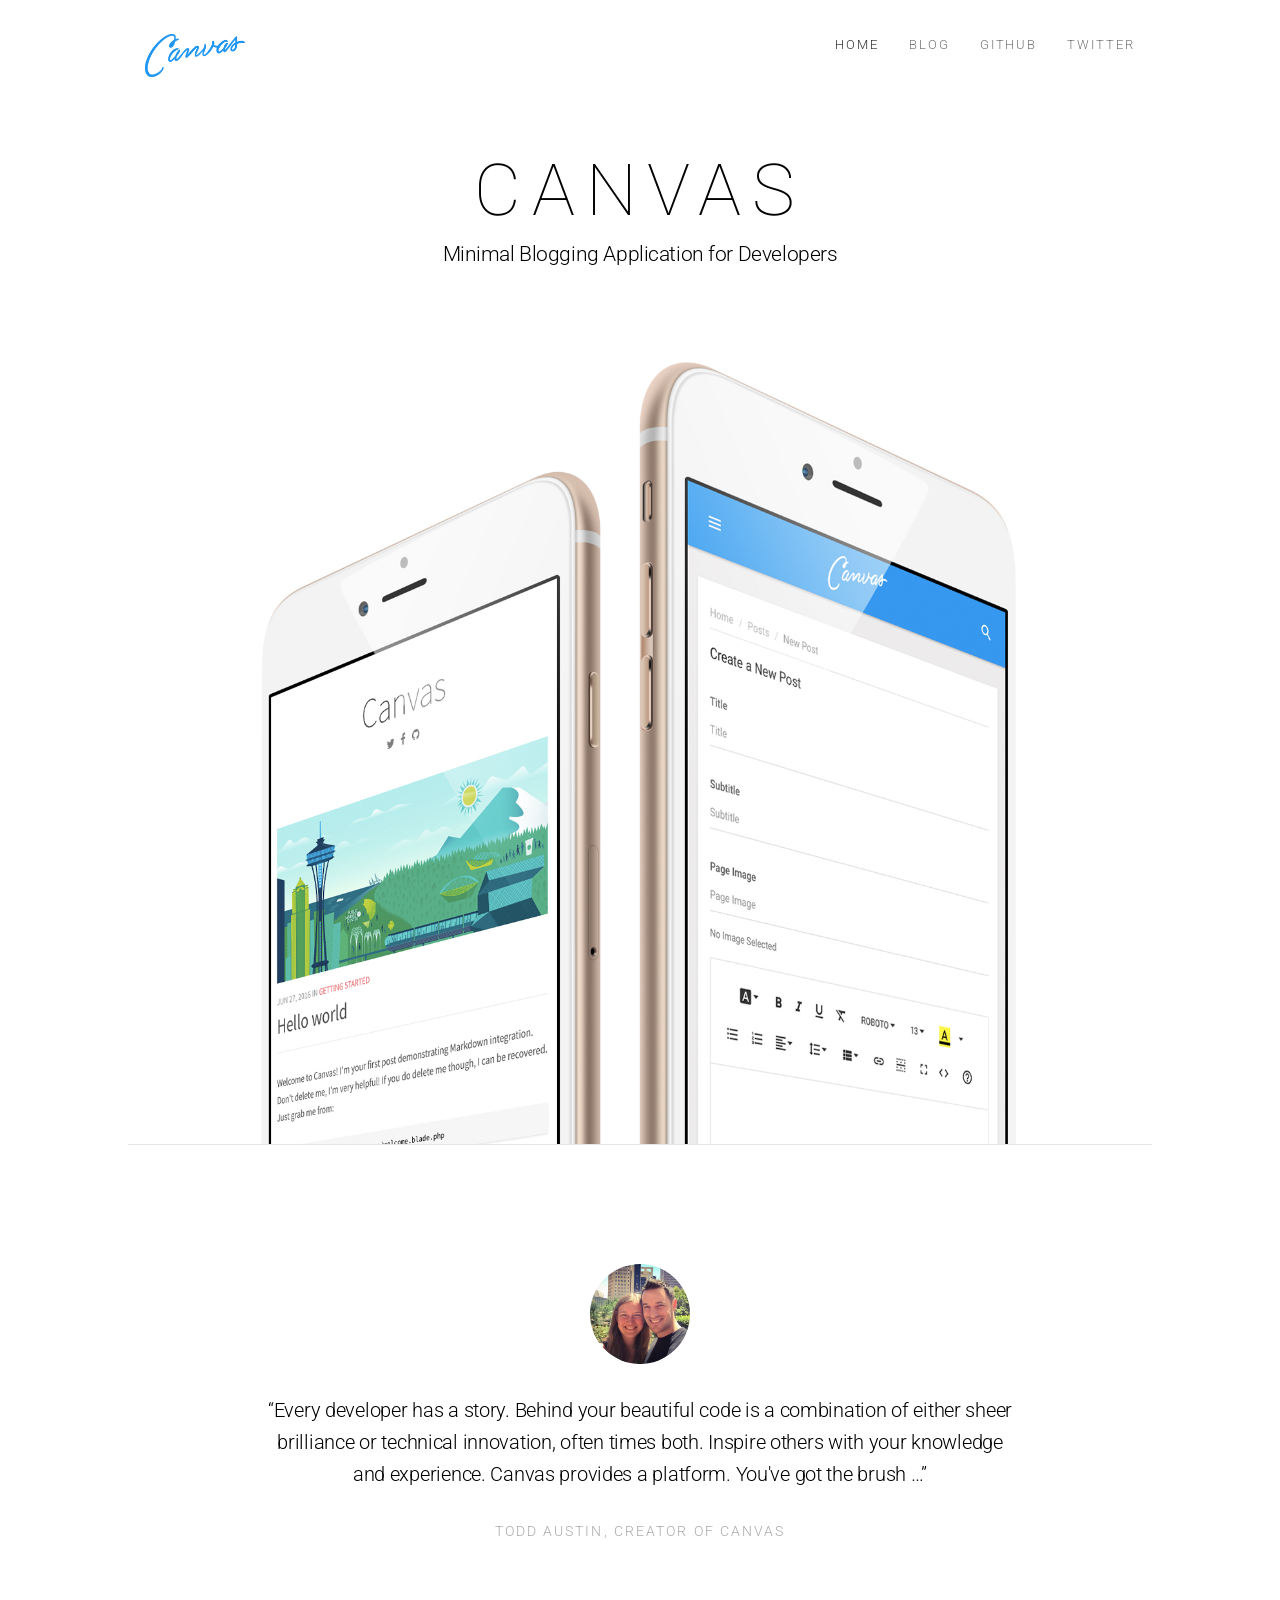
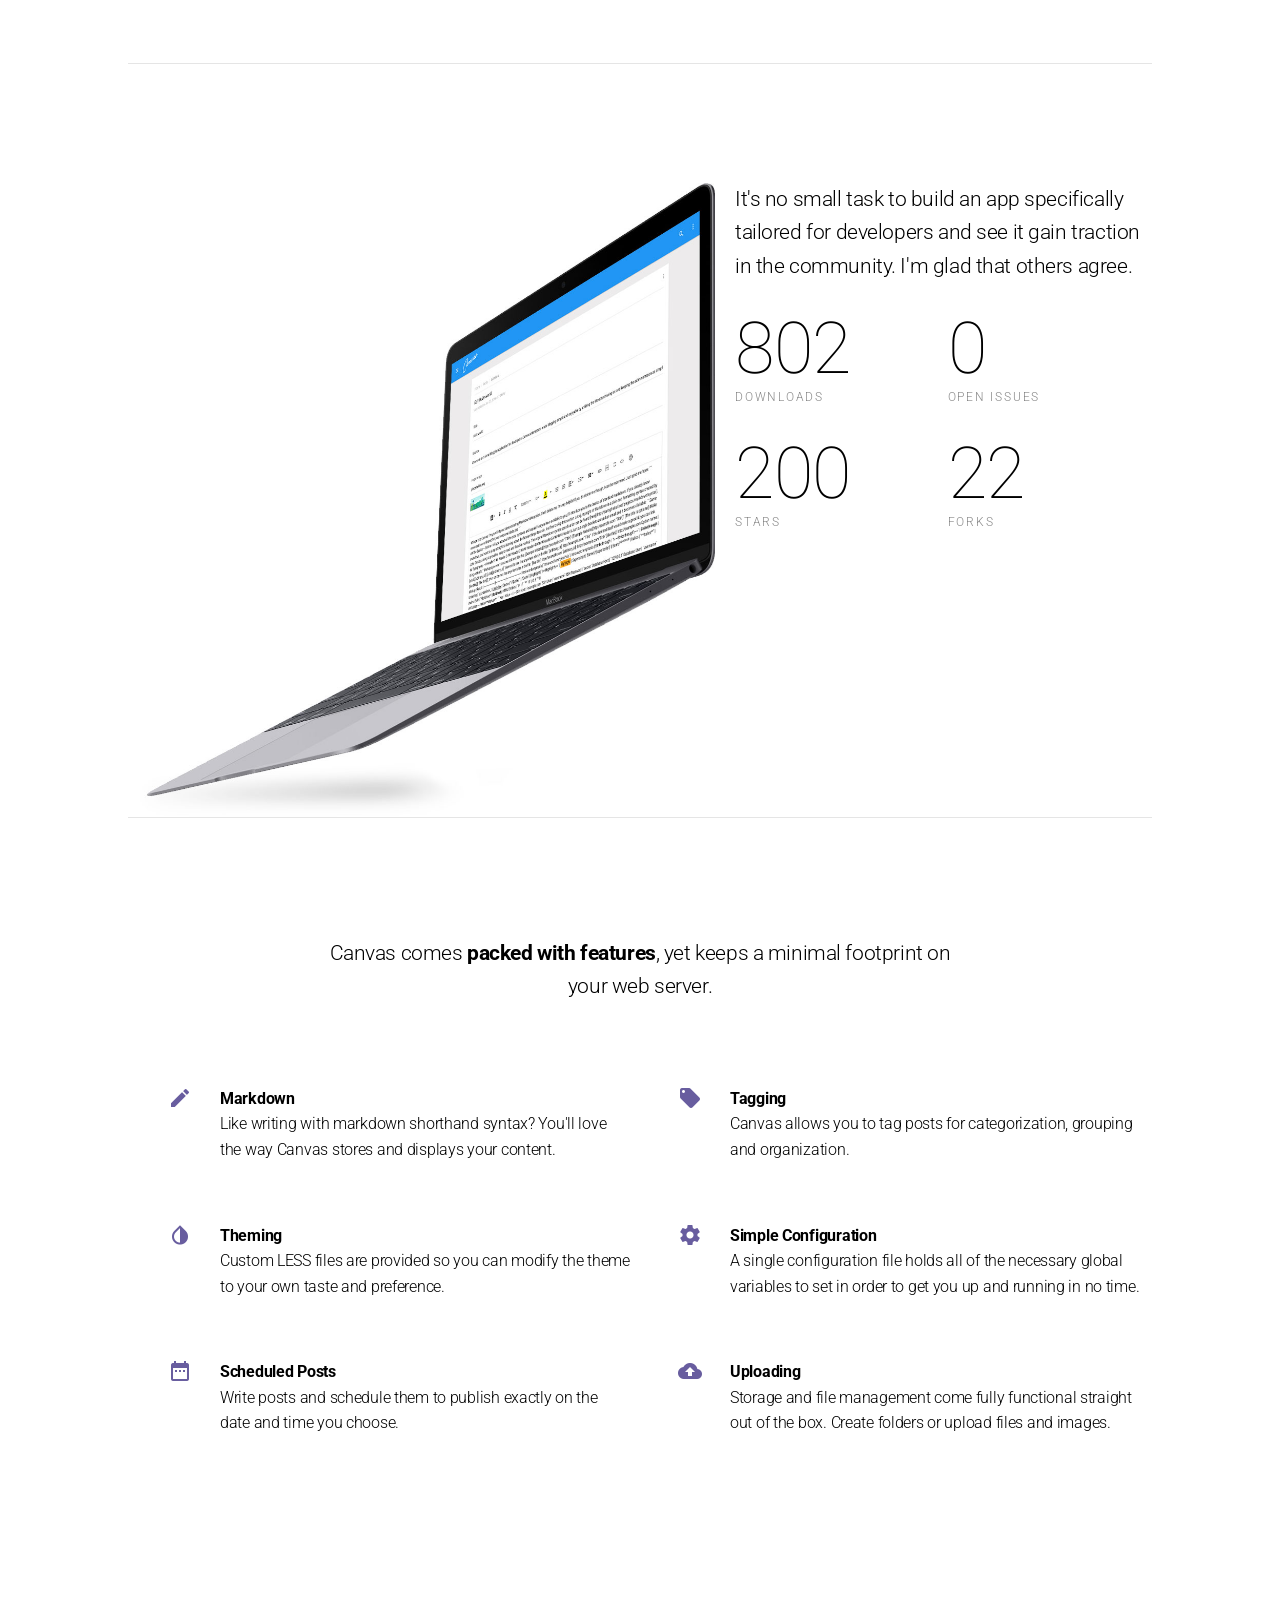
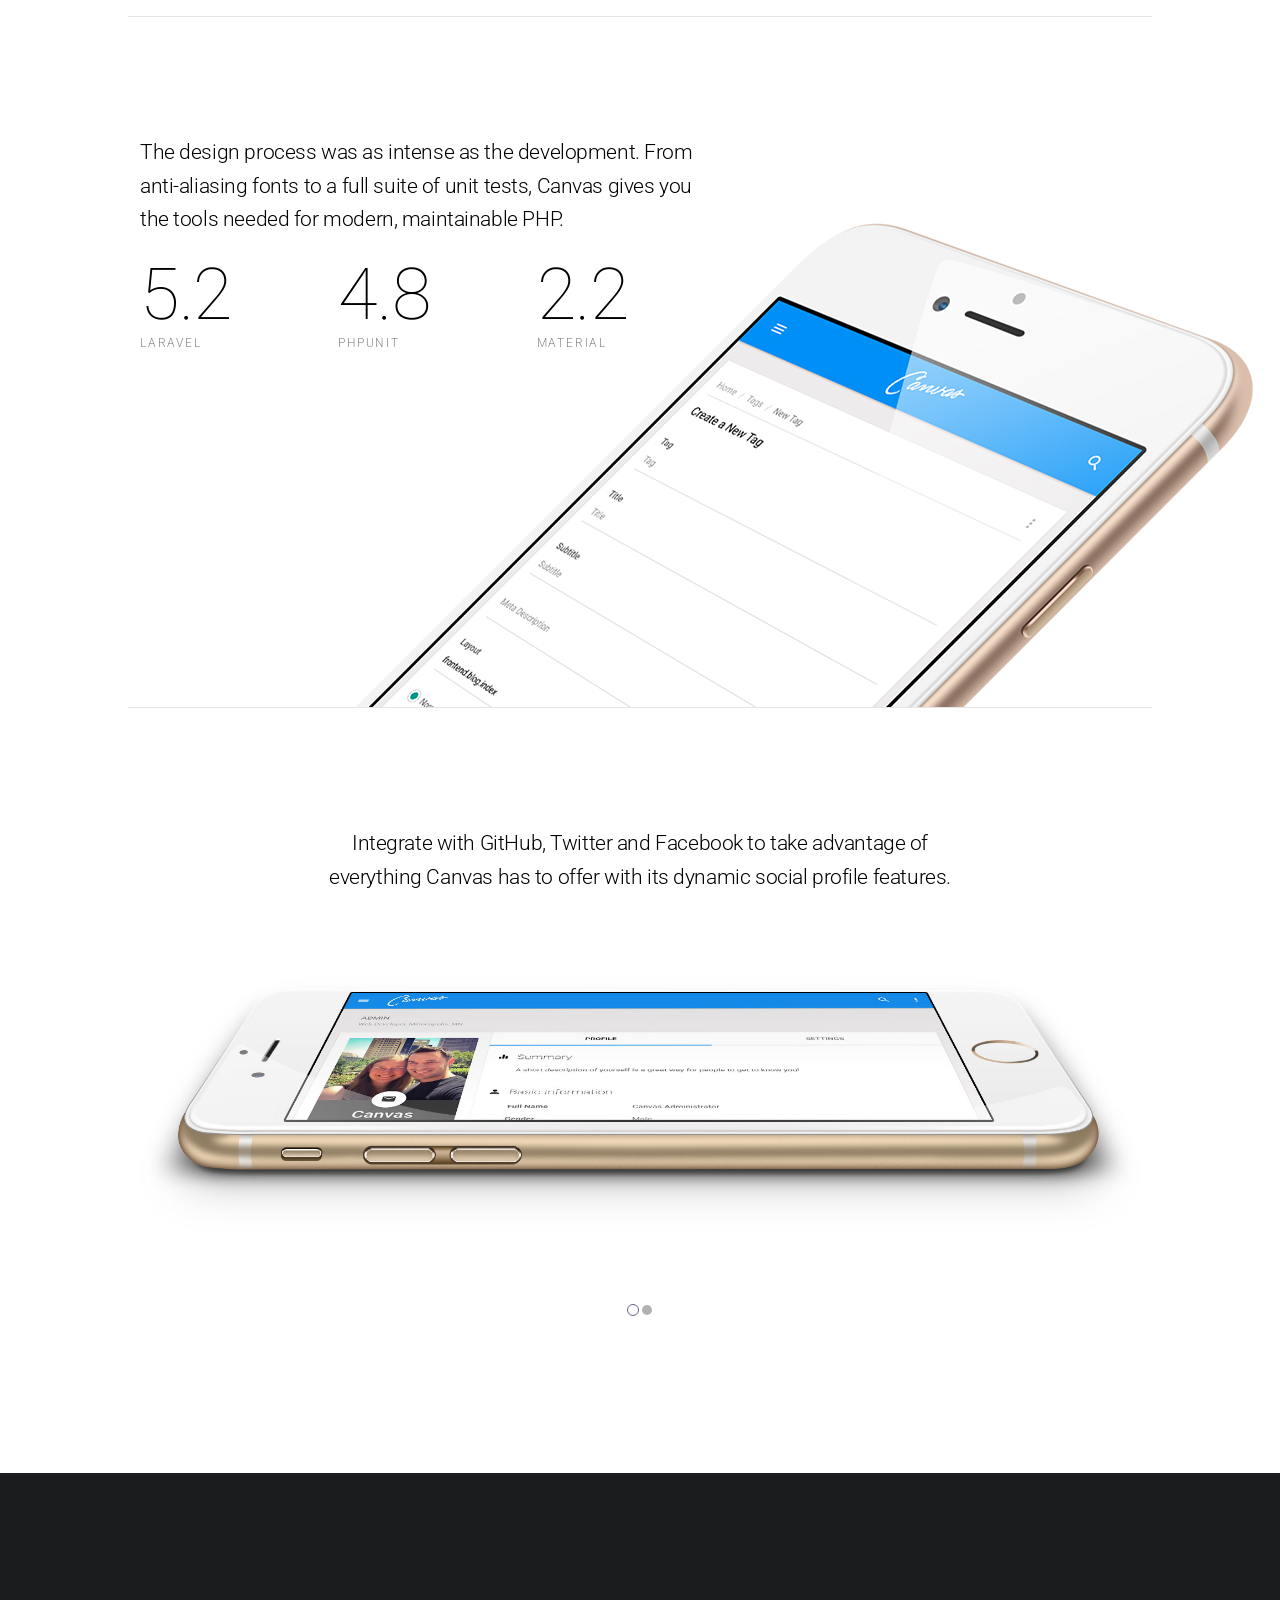
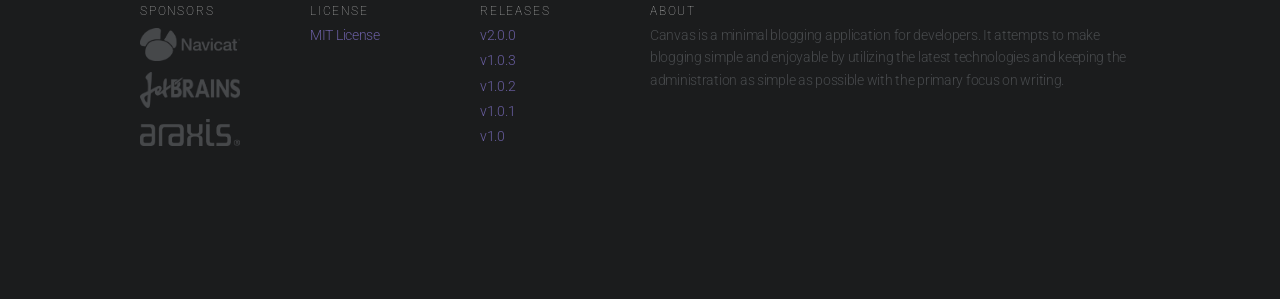
<file: index.html>
<!DOCTYPE html>
<html lang="en">
<head>
    <meta charset="utf-8">
    <meta http-equiv="X-UA-Compatible" content="IE=edge">
    <meta name="viewport" content="width=device-width, initial-scale=1, user-scalable=no">
    <meta name="description" content="">
    <meta name="keywords" content="">
    <meta name="author" content="Todd Austin">
    <title>Canvas</title>
    <link href="http://fonts.googleapis.com/css?family=Roboto:100,300,400,700" rel="stylesheet">
    <link href="https://fonts.googleapis.com/icon?family=Material+Icons" rel="stylesheet">
    <link href="css/toolkit-minimal.css" rel="stylesheet">
    <link href="css/application-minimal.css" rel="stylesheet">
</head>
<body>
<nav class="dt qf py tu eu app-navbar">
    <div class="e">
        <div class="pv">
            <button type="button" class="pz collapsed p-x-0" data-toggle="collapse" data-target="#navbar-collapse">
                <span class="ee">Toggle navigation</span>
                <span class="qa"></span>
                <span class="qa"></span>
                <span class="qa"></span>
            </button>
            <a class="l" href="http://austintoddj.github.io/Canvas">
                <img src="img/canvas-logo.gif" style="width: 100px">
            </a>
        </div>
        <div class="pw collapse" id="navbar-collapse">
            <ul class="nav navbar-nav pk">
                <li class="active">
                    <a href="http://austintoddj.github.io/Canvas">Home</a>
                </li>
                <li>
                    <a href="http://toddaustin.io/blog">Blog</a>
                </li>
                <li>
                    <a href="http://github.com/austintoddj/Canvas">GitHub</a>
                </li>
                <li>
                    <a href="http://twitter.com/austintoddj">Twitter</a>
                </li>
            </ul>
        </div>
    </div>
</nav>
<div class="k m">
    <div class="e eq">
        <h1 class="apd aqy eu x">Canvas</h1>
        <p class="ak ah anf">Minimal Blogging Application for Developers</p>
        <img src="img/iphones.jpg">
    </div>
</div>
<div class="k aou">
    <div class="e eq t" data-transition="entrance">
        <blockquote class="aqr">
            <img class="ed" src="img/todd.jpg">
            <p>
                “Every developer has a story. Behind your beautiful code is a combination of either sheer brilliance or technical
                innovation, often times both. Inspire others with your knowledge and experience. Canvas provides a platform.
                You've got the brush &hellip;”
            </p>
            <cite>Todd Austin, Creator of Canvas</cite>
        </blockquote>
    </div>
</div>
<div class="k aou ams o">
    <div class="e">
        <div class="c">
            <div class="gp gk">
                <img
                        src="img/macbook-perspective.jpg"
                        class="v"
                        data-transition="entrance">
                <hr class="alp ah amb ul">
            </div>
            <div class="gh gk ta tb">
                <p class="ak">
                    It's no small task to build an app specifically tailored for developers and see it gain traction in the community. I'm glad
                    that others agree.
                </p>
                <div class="c ami">
                    <div class="gj">
                        <div class="ars">
                            <h1 class="aqg apd">802</h1>
                            <span class="aqh">Downloads</span>
                        </div>
                    </div>
                    <div class="gj">
                        <div class="ars">
                            <h1 class="aqg apd">0</h1>
                            <span class="aqh">Open Issues</span>
                        </div>
                    </div>
                </div>
                <div class="c vc">
                    <div class="gj ah">
                        <div class="ars">
                            <h1 class="aqg apd">200</h1>
                            <span class="aqh">Stars</span>
                        </div>
                    </div>
                    <div class="gj ah">
                        <div class="ars">
                            <h1 class="aqg apd">22</h1>
                            <span class="aqh">Forks</span>
                        </div>
                    </div>
                </div>
            </div>
        </div>
    </div>
</div>
<div class="k aou">
    <div class="e">
        <div class="c">
            <div class="gs kj eq ah">
                <p class="ak amb">Canvas comes <strong>packed with features</strong>, yet keeps a minimal footprint on your web server.</p>
            </div>
        </div>
        <div class="c">
            <div class="gk">
                <ul class="do">
                    <li class="ah">
                        <div class="apw ew">
                            <span class="a adc"><i class="material-icons" style="color: rgb(104,93,159)">edit</i></span>
                        </div>
                        <p class="apv alr"><strong>Markdown</strong></p>
                        <p class="apv">
                            Like writing with markdown shorthand syntax? You'll love the way Canvas stores and displays your content.
                        </p>
                    </li>
                    <li class="ah">
                        <div class="apw ew">
                            <span class="a adc"><i class="material-icons" style="color: rgb(104,93,159)">invert_colors</i></span>
                        </div>
                        <p class="apv alr"><strong>Theming</strong></p>
                        <p class="apv">
                            Custom LESS files are provided so you can modify the theme to your own taste and preference.
                        </p>
                    </li>
                    <li class="ah">
                        <div class="apw ew">
                            <span class="a acy"><i class="material-icons" style="color: rgb(104,93,159)">date_range</i></span>
                        </div>
                        <p class="apv alr"><strong>Scheduled Posts</strong></p>
                        <p class="apv">
                            Write posts and schedule them to publish exactly on the date and time you choose.
                        </p>
                    </li>
                </ul>
            </div>
            <div class="gk">
                <ul class="do">
                    <li class="ah">
                        <div class="apw ew">
                            <span class="a yw"><i class="material-icons" style="color: rgb(104,93,159)">local_offer</i></span>
                        </div>
                        <p class="apv alr"><strong>Tagging</strong></p>
                        <p class="apv">
                            Canvas allows you to tag posts for categorization, grouping and organization.
                        </p>
                    </li>
                    <li class="ah">
                        <div class="apw ew">
                            <span class="a acy"><i class="material-icons" style="color: rgb(104,93,159)">settings</i></span>
                        </div>
                        <p class="apv alr"><strong>Simple Configuration</strong></p>
                        <p class="apv">
                            A single configuration file holds all of the necessary global variables to set in order to
                            get you up and running in no time.
                        </p>
                    </li>
                    <li class="ah">
                        <div class="apw ew">
                            <span class="a aay"><i class="material-icons" style="color: rgb(104,93,159)">cloud_upload</i></span>
                        </div>
                        <p class="apv alr"><strong>Uploading</strong></p>
                        <p class="apv">
                            Storage and file management come fully functional straight out of the box. Create
                            folders or upload files and images.
                        </p>
                    </li>
                </ul>
            </div>
        </div>
    </div>
</div>
<div class="k aou aoq ams q">
    <div class="e">
        <div class="c alh">
            <div class="go ta tb">
                <p class="ak">
                    The design process was as intense as the development. From anti-aliasing fonts to a full suite of
                    unit tests, Canvas gives you the tools needed for modern, maintainable PHP.
                </p>
                <div class="c">
                    <div class="gb">
                        <div class="ars">
                            <h1 class="aqg apd">5.2</h1>
                            <span class="aqh">Laravel</span>
                        </div>
                    </div>
                    <div class="gb">
                        <div class="ars">
                            <h1 class="aqg apd">4.8</h1>
                            <span class="aqh">PHPUnit</span>
                        </div>
                    </div>
                    <div class="gb">
                        <div class="ars">
                            <h1 class="aqg apd">2.2</h1>
                            <span class="aqh">Material</span>
                        </div>
                    </div>
                </div>
            </div>
        </div>
    </div>
    <div class="ep r">
        <img src="img/iphone-reverse-perspective.jpg" class="u" data-transition="entrance">
    </div>
</div>
<div class="k aou amt amq amr">
    <div id="carousel-example-generic-2" class="carousel dr slide" data-ride="carousel">
        <ol class="carousel-indicators">
            <li data-target="#carousel-example-generic-2" data-slide-to="0" class="active"></li>
            <li data-target="#carousel-example-generic-2" data-slide-to="1"></li>
        </ol>
        <div class="ea" role="listbox">
            <div class="item active">
                <div class="k">
                    <div class="e">
                        <div class="c">
                            <div class="gs kj">
                                <p class="ak amb eq">
                                    Integrate with GitHub, Twitter and Facebook to take advantage of everything 
                                    Canvas has to offer with its dynamic social profile features.
                                </p>
                            </div>
                        </div>
                        <img class="dy amk p" src="img/iphone-flat-profile.jpg">
                    </div>
                </div>
            </div>
            <div class="item">
                <div class="k">
                    <div class="e">
                        <div class="c">
                            <div class="gs kj">
                                <p class="ak amb eq">
                                    A better experience with every touch. Canvas is custom tailored to fit on any and
                                    every device on the market. Let your fingers do the talking.
                                </p>
                            </div>
                        </div>
                        <img class="dy amk p" src="img/iphone-flat-uploads.jpg">
                    </div>
                </div>
            </div>
        </div>
        <a class="left ua" href="#carousel-example-generic-2" role="button" data-slide="prev">
            <span class="a vk" aria-hidden="true"></span>
            <span class="ee">Previous</span>
        </a>
        <a class="right ua" href="#carousel-example-generic-2" role="button" data-slide="next">
            <span class="a vl" aria-hidden="true"></span>
            <span class="ee">Next</span>
        </a>
    </div>
</div>
<div class="k s">
    <div class="e">
        <div class="c">
            <div class="fu ag">
                <ul class="fh sv">
                    <li><h6 class="eu">Sponsors</h6></li>
                    <li>
                        <a href="http://www.navicat.com" target="_blank"><img src="img/navicat-premium.png" width="100" style="margin-top: 4px"></a>
                    </li>
                    <li>
                        <a href="http://www.jetbrains.com" target="_blank"><img src="img/jetBrains.png" width="100" style="margin-top: 8px"></a>
                    </li>
                    <li>
                        <a href="http://www.araxis.com" target="_blank"><img src="img/araxis-professional.png" width="100" style="margin-top: 8px"></a>
                    </li>
                </ul>
            </div>
            <div class="fu ag">
                <ul class="fh sv">
                    <li><h6 class="eu">License</h6></li>
                    <li><a href="https://opensource.org/licenses/MIT" target="_blank">MIT License</a></li>
                </ul>
            </div>
            <div class="fu ag">
                <ul class="fh sv">
                    <li><h6 class="eu">Releases</h6></li>
                    <li><a href="https://github.com/austintoddj/Canvas/releases/tag/v2.0.0">v2.0.0</a></li>
                    <li><a href="https://github.com/austintoddj/Canvas/releases/tag/v1.0.3">v1.0.3</a></li>
                    <li><a href="https://github.com/austintoddj/Canvas/releases/tag/v1.0.2">v1.0.2</a></li>
                    <li><a href="https://github.com/austintoddj/Canvas/releases/tag/v1.0.1">v1.0.1</a></li>
                    <li><a href="https://github.com/austintoddj/Canvas/releases/tag/v1.0">v1.0</a></li>
                </ul>
            </div>
            <div class="gk">
                <h6 class="eu">About</h6>
                <p>Canvas is a minimal blogging application for developers. It attempts to make blogging simple and enjoyable by utilizing the latest technologies and keeping the administration as simple as possible with the primary focus on writing.</p>
            </div>
        </div>
    </div>
</div>
<script src="js/jquery.min.js"></script>
<script src="js/toolkit.js"></script>
<script src="js/application.js"></script>
<script>
  (function(i,s,o,g,r,a,m){i['GoogleAnalyticsObject']=r;i[r]=i[r]||function(){
  (i[r].q=i[r].q||[]).push(arguments)},i[r].l=1*new Date();a=s.createElement(o),
  m=s.getElementsByTagName(o)[0];a.async=1;a.src=g;m.parentNode.insertBefore(a,m)
  })(window,document,'script','https://www.google-analytics.com/analytics.js','ga');

  ga('create', 'UA-80244014-1', 'auto');
  ga('send', 'pageview');

</script>
</body>
</html>
</file>
<file: css/application-minimal.css>
/*
 * Minimal Application level overrides
 * (things that dont make sense in a toolkit :)
 * copyright @colossal 2015
 */

.k {
 overflow: hidden;
}


/* navbar */
.app-navbar {
  font-size: 13px;
  letter-spacing: .15em;
}
.app-navbar .l {
  font-size: 13px;
}


/* intro block */
.m {
  padding-top: 20px;
}
.m img {
  width: 80%;
  margin-bottom: -45%;
}

/* block img */
.n img,
.o img {
  width: 100%;
}
@media (max-width: 480px) {
  .p {
    transform: scale(1.5) !important;
  }
}

/* stats hr */
.o hr {
  width: calc(80% + 60px);
}

/* design block */
.q > .e > .c {
  z-index: 2;
}

.r {
  margin-top: -60px;
  margin-left: -450px;
  float: left;
  width: 100%;
}

@media (min-width: 768px) {
  .r {
    margin-top: -220px;
    margin-left: 0;
  }
}

/* footer block */
.s {
  background-color: rgb(27, 28, 29);
  color: #444;
  color: rgba(116, 119, 123, .5);
}


/* transforms */
.t {
  -webkit-transform: translateY(15px);
      -ms-transform: translateY(15px);
          transform: translateY(15px);
}
.u {
  -webkit-transform: translateY(50px);
      -ms-transform: translateY(50px);
          transform: translateY(50px);
}
.v {
  -webkit-transform: translateY(5%);
      -ms-transform: translateY(5%);
          transform: translateY(5%);
}
.w {
  -webkit-transform: translateY(10%);
      -ms-transform: translateY(10%);
          transform: translateY(10%);
}


/* brand */

@media (max-width: 400px) {
  .x {
    font-size: 46px !important;
  }
}
@media (max-width: 350px) {
  .x {
    font-size: 42px !important;
  }
}
</file>
